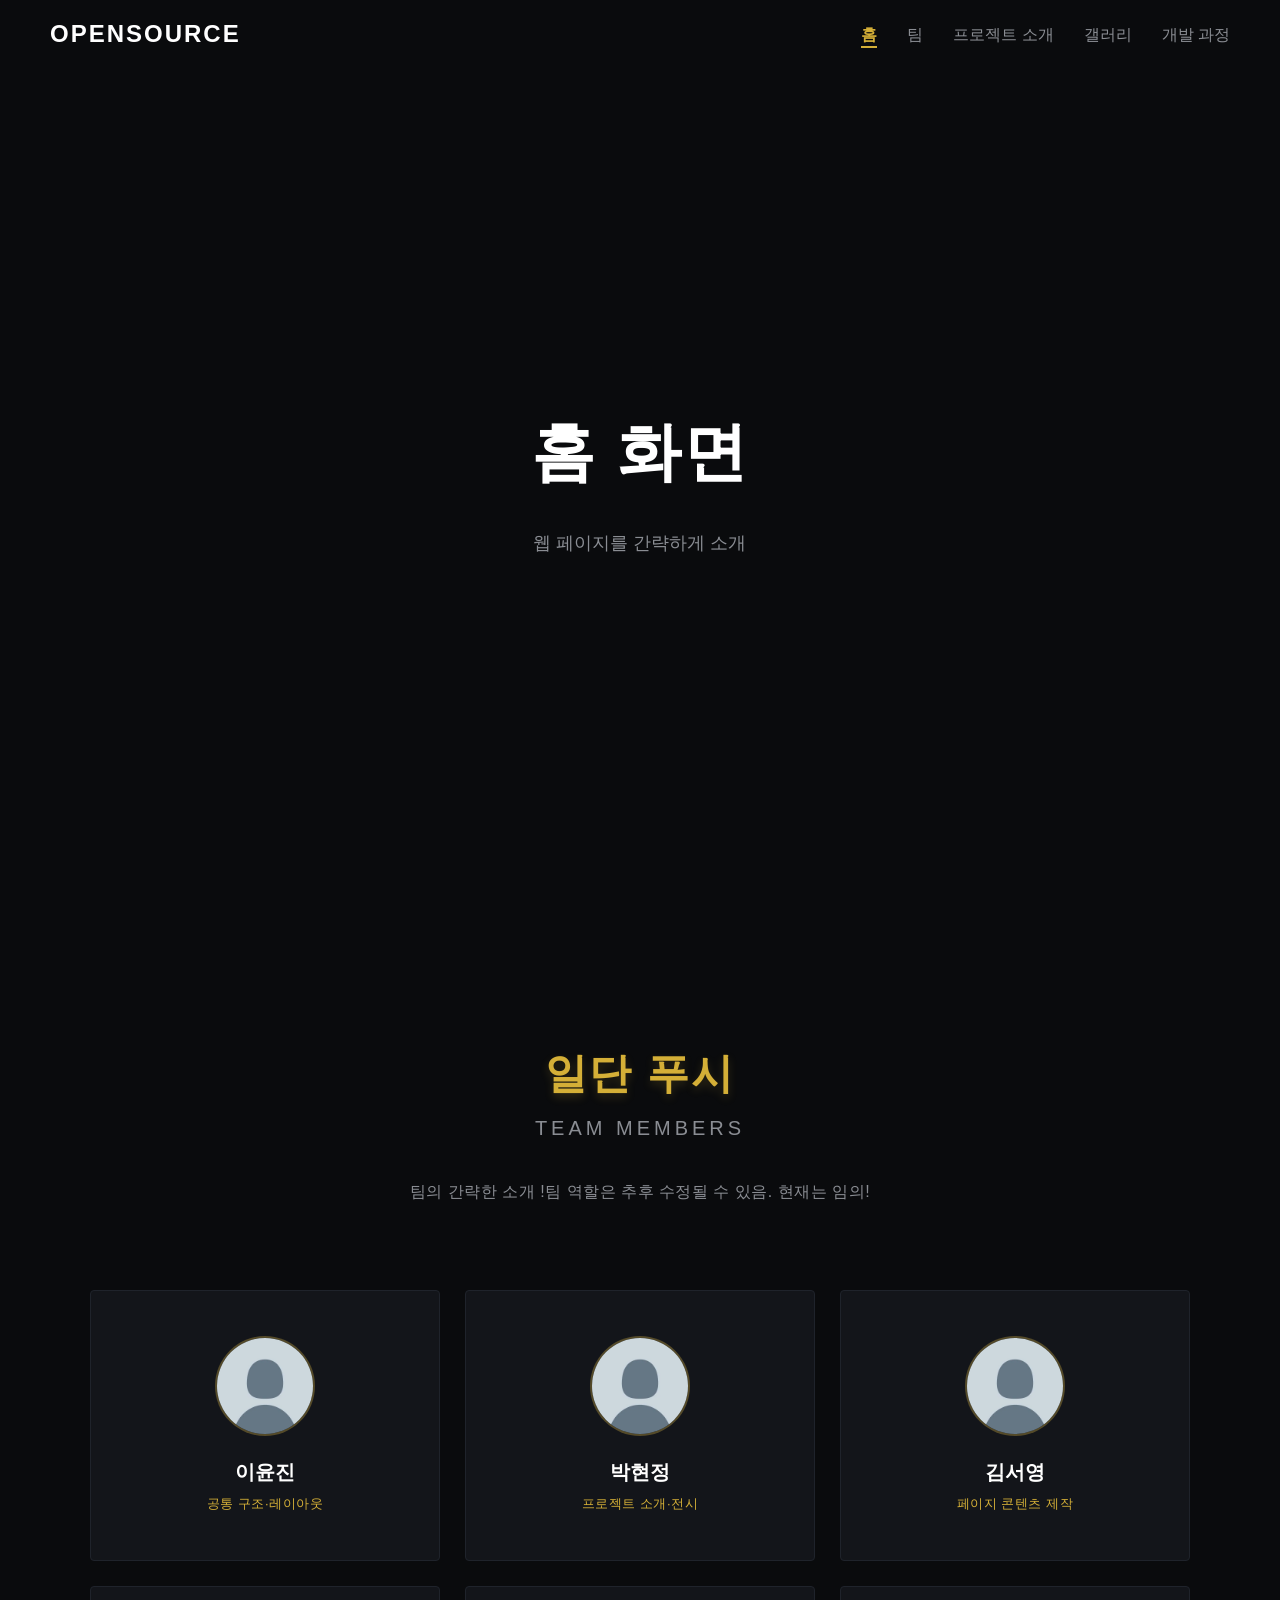
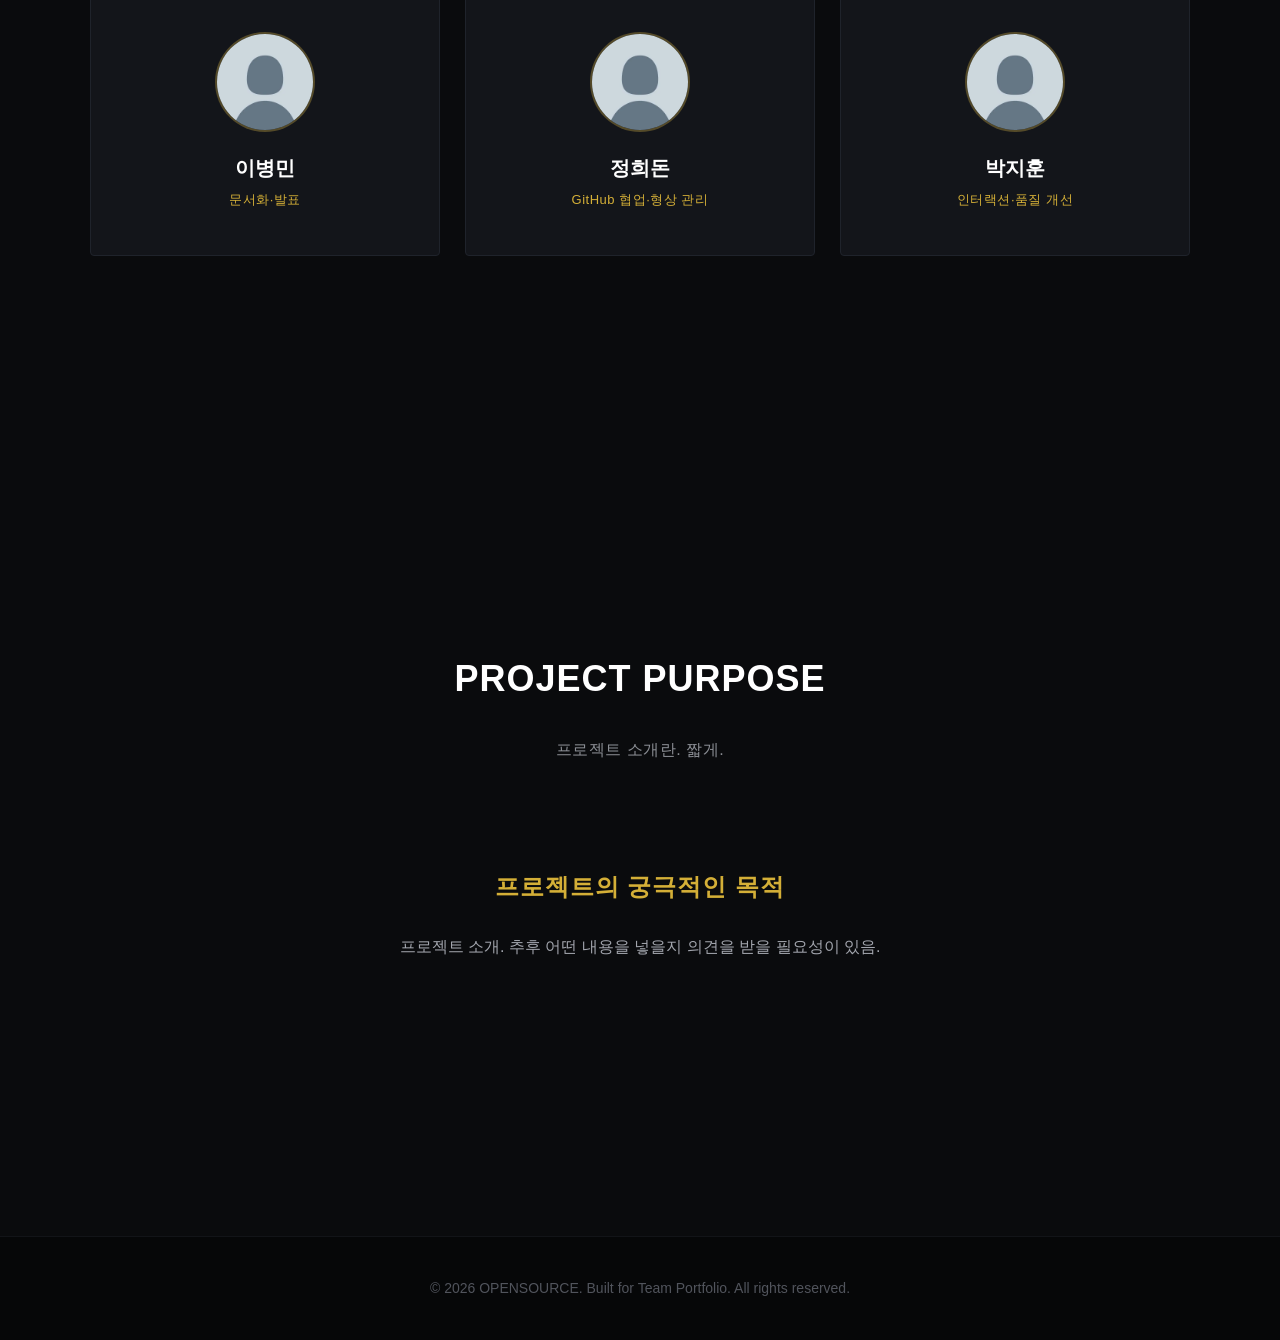
<file: page.html>
<!DOCTYPE html>
<html lang="ko">
<head>
    <meta charset="UTF-8">
    <meta name="viewport" content="width=device-width, initial-scale=1.0">
    <title>일단 푸시 Team Portfolio</title>
    <link rel="stylesheet" href="page.css">
</head>
<body>

    <!-- 상단 고정 헤더 -->
    <header id="main-header">
        <a href="#home" class="logo-link">
            <div class="logo">OPENSOURCE</div>
        </a>
        <nav>
            <ul>
                <!-- 같은 페이지 이동 메뉴 -->
                <li><a href="#home" class="nav-link active">홈</a></li>
                <li><a href="#team" class="nav-link">팀</a></li>
                <li><a href="#project" class="nav-link">프로젝트 소개</a></li>
                <!-- 다른 페이지 이동 메뉴 -->
                <li><a href="gallery.html">갤러리</a></li>
                <li><a href="process.html">개발 과정</a></li>
            </ul>
        </nav>
    </header>

    <!-- 홈 섹션 -->
    <section id="home">
        <div class="hero-content">
            <h1>홈 화면</h1>
            <p>웹 페이지를 간략하게 소개</p>
        </div>
    </section>

    <!-- 팀 소개 섹션 -->
    <section id="team">
        <span class="team-brand">일단 푸시</span>
        <h2 class="section-title">TEAM MEMBERS</h2>
        <p class="section-desc">팀의 간략한 소개 !팀 역할은 추후 수정될 수 있음. 현재는 임의!</p>
        
        <div class="team-grid">
            <!-- 1번 팀원 -->
            <div class="team-card">
                <div class="member-avatar">
                    <img src="img/TqAc5tV7B-Jon4rFhLPMLG_tFVBqPuIcpa9gakSk6mkTLwP-J3RTKNYezQJJ2XDpJKjO4UvQ-_wqEQyaGtWnaKTAktzK8Jzt_gEs2-T8VQGL82gMuM_CixctR4n5XRSIZhz93WqYK-uMx1APax8y5g.webp" alt="김대표 프로필">
                </div>
                <div class="member-name">이윤진</div>
                <div class="member-role">공통 구조·레이아웃</div>
            </div>
            <!-- 2번 팀원 -->
            <div class="team-card">
                <div class="member-avatar">
                    <img src="img/TqAc5tV7B-Jon4rFhLPMLG_tFVBqPuIcpa9gakSk6mkTLwP-J3RTKNYezQJJ2XDpJKjO4UvQ-_wqEQyaGtWnaKTAktzK8Jzt_gEs2-T8VQGL82gMuM_CixctR4n5XRSIZhz93WqYK-uMx1APax8y5g.webp" alt="이개발 프로필">
                </div>
                <div class="member-name">박현정</div>
                <div class="member-role">프로젝트 소개·전시</div>
            </div>
            <!-- 3번 팀원 -->
            <div class="team-card">
                <div class="member-avatar">
                    <img src="img/TqAc5tV7B-Jon4rFhLPMLG_tFVBqPuIcpa9gakSk6mkTLwP-J3RTKNYezQJJ2XDpJKjO4UvQ-_wqEQyaGtWnaKTAktzK8Jzt_gEs2-T8VQGL82gMuM_CixctR4n5XRSIZhz93WqYK-uMx1APax8y5g.webp" alt="박디자인 프로필">
                </div>
                <div class="member-name">김서영</div>
                <div class="member-role">페이지 콘텐츠 제작</div>
            </div>
            <!-- 4번 팀원 -->
            <div class="team-card">
                <div class="member-avatar">
                    <img src="img/TqAc5tV7B-Jon4rFhLPMLG_tFVBqPuIcpa9gakSk6mkTLwP-J3RTKNYezQJJ2XDpJKjO4UvQ-_wqEQyaGtWnaKTAktzK8Jzt_gEs2-T8VQGL82gMuM_CixctR4n5XRSIZhz93WqYK-uMx1APax8y5g.webp" alt="최프론트 프로필">
                </div>
                <div class="member-name">이병민</div>
                <div class="member-role">문서화·발표</div>
            </div>
            <!-- 5번 팀원 -->
            <div class="team-card">
                <div class="member-avatar">
                    <img src="img/TqAc5tV7B-Jon4rFhLPMLG_tFVBqPuIcpa9gakSk6mkTLwP-J3RTKNYezQJJ2XDpJKjO4UvQ-_wqEQyaGtWnaKTAktzK8Jzt_gEs2-T8VQGL82gMuM_CixctR4n5XRSIZhz93WqYK-uMx1APax8y5g.webp" alt="정QA 프로필">
                </div>
                <div class="member-name">정희돈</div>
                <div class="member-role">GitHub 협업·형상 관리</div>
            </div>
            <!-- 6번 팀원 -->
            <div class="team-card">
                <div class="member-avatar">
                    <img src="img/TqAc5tV7B-Jon4rFhLPMLG_tFVBqPuIcpa9gakSk6mkTLwP-J3RTKNYezQJJ2XDpJKjO4UvQ-_wqEQyaGtWnaKTAktzK8Jzt_gEs2-T8VQGL82gMuM_CixctR4n5XRSIZhz93WqYK-uMx1APax8y5g.webp" alt="강데브 프로필">
                </div>
                <div class="member-name">박지훈</div>
                <div class="member-role">인터랙션·품질 개선</div>
            </div>
        </div>
    </section>

    <!-- 프로젝트 소개 섹션 -->
    <section id="project">
        <h2 class="section-title">PROJECT PURPOSE</h2>
        <p class="section-desc">프로젝트 소개란. 짧게.</p>
        
        <div class="project-text-content">
            <p class="purpose-highlight">프로젝트의 궁극적인 목적</p>
            <p class="purpose-detail">
                프로젝트 소개. 추후 어떤 내용을 넣을지 의견을 받을 필요성이 있음.
            </p>
        </div>
    </section>

    <footer>
        <p>© 2026 OPENSOURCE. Built for Team Portfolio. All rights reserved.</p>
    </footer>

    <script src="page.js"></script>
</body>
</html>
</file>
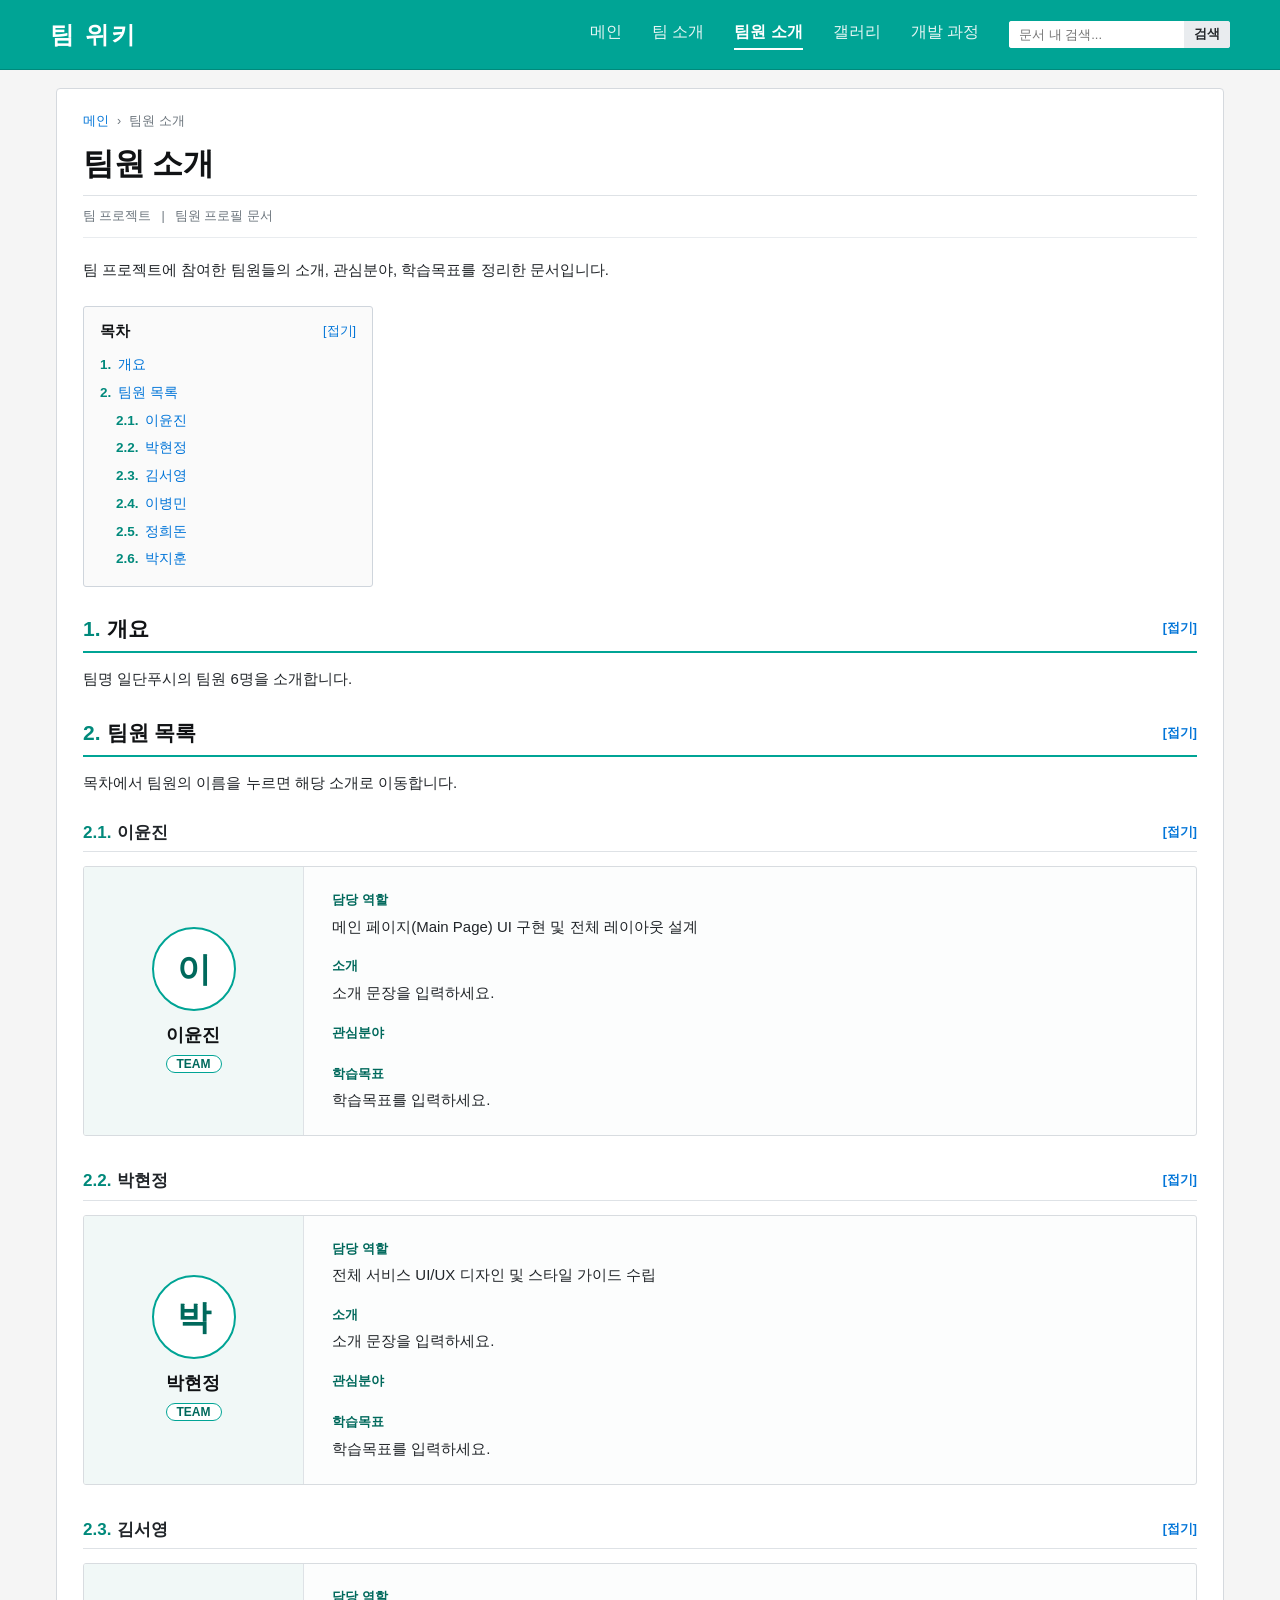
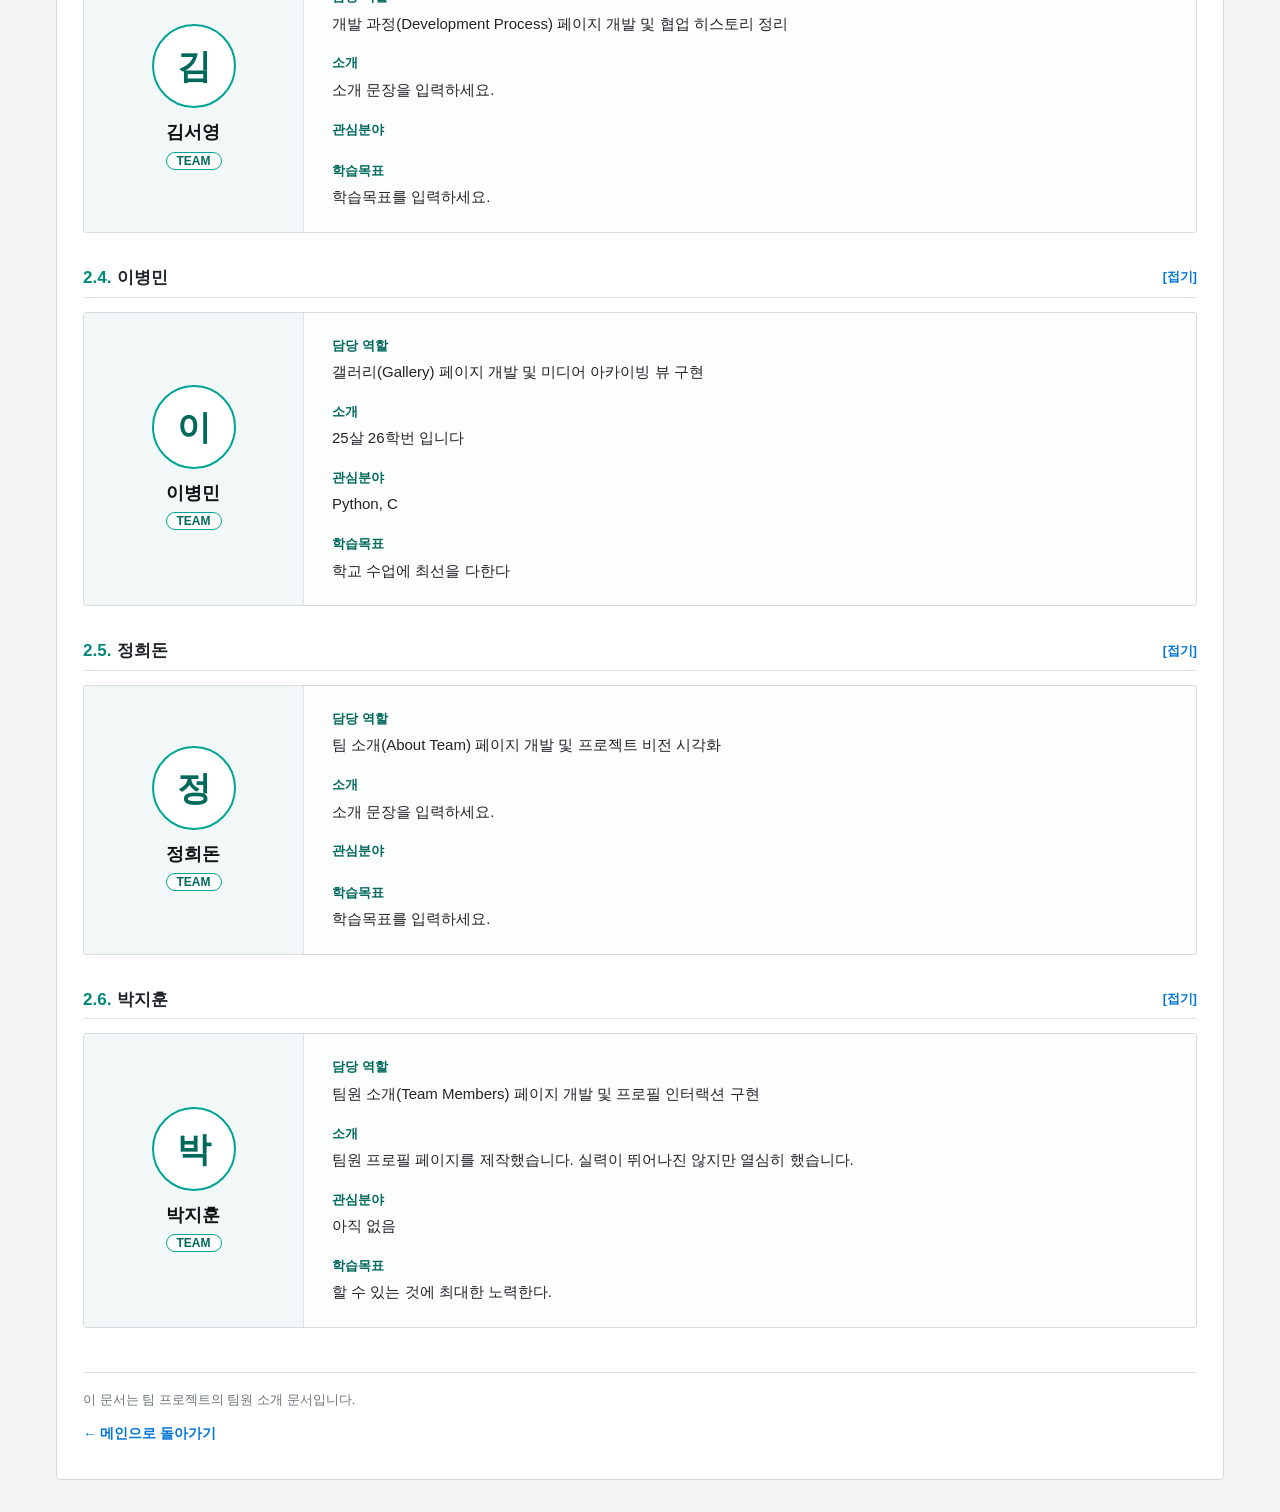
<file: team.html>
<!doctype html>
<html lang="ko">
  <head>
    <meta charset="UTF-8" />
    <meta name="viewport" content="width=device-width, initial-scale=1.0" />
    <title>팀원 소개 - 팀 위키</title>
    <link rel="stylesheet" href="./team.css" />
    <link rel="stylesheet" href="./profiles.css" />
  </head>
  <body>
    <header class="top-bar">
      <nav class="nav-container" aria-label="주 메뉴">
        <a href="./index.html" class="logo">팀 위키</a>

        <div class="top-menu">
          <a href="./index.html">메인</a>
          <a href="./about.html">팀 소개</a>
          <a href="./team.html" aria-current="page">팀원 소개</a>
          <a href="./gallery.html">갤러리</a>
          <a href="./process.html">개발 과정</a>
        </div>

        <form class="search-form" id="search-form" role="search">
          <input
            type="search"
            id="search-input"
            placeholder="문서 내 검색..."
            autocomplete="off"
          />
          <button type="submit" aria-label="검색">검색</button>
        </form>
      </nav>
    </header>

    <main id="team-page" class="wiki-container">
      <article class="wiki-article">
        <div class="breadcrumb">
          <a href="./index.html">메인</a>
          <span>›</span>
          <span>팀원 소개</span>
        </div>

        <h1 class="document-title">팀원 소개</h1>

        <div class="document-info">
          팀 프로젝트
          <span>|</span>
          팀원 프로필 문서
        </div>

        <p class="intro">
          팀 프로젝트에 참여한 팀원들의 소개, 관심분야, 학습목표를 정리한
          문서입니다.
        </p>

        <nav class="toc" aria-label="목차">
          <div class="toc-header"><h2 class="toc-title">목차</h2><button type="button" class="toc-toggle" id="toc-toggle" aria-controls="toc-list" aria-expanded="true">[접기]</button></div>

          <ol class="toc-list" id="toc-list">
            <li>
              <a href="#overview"
                ><span class="section-number">1.</span> 개요</a
              >
            </li>

            <li>
              <a href="#members"
                ><span class="section-number">2.</span> 팀원 목록</a
              >

              <ol>
                <li>
                  <a href="#member1"
                    ><span class="section-number">2.1.</span> 이윤진</a
                  >
                </li>
                <li>
                  <a href="#member2"
                    ><span class="section-number">2.2.</span> 박현정</a
                  >
                </li>
                <li>
                  <a href="#member3"
                    ><span class="section-number">2.3.</span> 김서영</a
                  >
                </li>
                <li>
                  <a href="#member4"
                    ><span class="section-number">2.4.</span> 이병민</a
                  >
                </li>
                <li>
                  <a href="#member5"
                    ><span class="section-number">2.5.</span> 정희돈</a
                  >
                </li>
                <li>
                  <a href="#member6"
                    ><span class="section-number">2.6.</span> 박지훈</a
                  >
                </li>
              </ol>
            </li>
          </ol>
        </nav>

        <section id="overview" class="team-section">
          <h2 class="section-title"><a href="#overview">1.</a> 개요 <button type="button" class="fold-btn" data-target="body-overview" aria-controls="body-overview" aria-expanded="true">[접기]</button></h2>
<div class="section-body" id="body-overview">
          <p>팀명 일단푸시의 팀원 6명을 소개합니다.</p>
        </div>
</section>

        <section id="members" class="team-section">
          <h2 class="section-title"><a href="#members">2.</a> 팀원 목록 <button type="button" class="fold-btn" data-target="body-members" aria-controls="body-members" aria-expanded="true">[접기]</button></h2>
<div class="section-body" id="body-members">
          <p>목차에서 팀원의 이름을 누르면 해당 소개로 이동합니다.</p>

          <section id="member1" class="member-section">
            <h3 class="member-title"><a href="#member1">2.1.</a> 이윤진 <button type="button" class="fold-btn" data-target="body-member1" aria-controls="body-member1" aria-expanded="true">[접기]</button></h3>
<div class="section-body" id="body-member1">

            <article class="member-card">
              <div class="member-thumb">
                <div class="member-avatar">이</div>
                <div>
                  <p class="member-name">이윤진</p>
                  <span class="member-badge">TEAM</span>
                </div>
              </div>
              <div class="member-info">
                <div class="info-block">
                  <h4>담당 역할</h4>
                  <p>메인 페이지(Main Page) UI 구현 및 전체 레이아웃 설계</p>
                </div>
                <div class="info-block">
                  <h4>소개</h4>
                  <p>소개 문장을 입력하세요.</p>
                </div>
                <div class="info-block">
                  <h4>관심분야</h4>
                  <ul class="tag-list"></ul>
                </div>
                <div class="info-block">
                  <h4>학습목표</h4>
                  <p>학습목표를 입력하세요.</p>
                </div>
              </div>
            </article>
          </div>
</section>

          <section id="member2" class="member-section">
            <h3 class="member-title"><a href="#member2">2.2.</a> 박현정 <button type="button" class="fold-btn" data-target="body-member2" aria-controls="body-member2" aria-expanded="true">[접기]</button></h3>
<div class="section-body" id="body-member2">

            <article class="member-card">
              <div class="member-thumb">
                <div class="member-avatar">박</div>
                <div>
                  <p class="member-name">박현정</p>
                  <span class="member-badge">TEAM</span>
                </div>
              </div>
              <div class="member-info">
                <div class="info-block">
                  <h4>담당 역할</h4>
                  <p>전체 서비스 UI/UX 디자인 및 스타일 가이드 수립</p>
                </div>
                <div class="info-block">
                  <h4>소개</h4>
                  <p>소개 문장을 입력하세요.</p>
                </div>
                <div class="info-block">
                  <h4>관심분야</h4>
                  <ul class="tag-list"></ul>
                </div>
                <div class="info-block">
                  <h4>학습목표</h4>
                  <p>학습목표를 입력하세요.</p>
                </div>
              </div>
            </article>
          </div>
</section>

          <section id="member3" class="member-section">
            <h3 class="member-title"><a href="#member3">2.3.</a> 김서영 <button type="button" class="fold-btn" data-target="body-member3" aria-controls="body-member3" aria-expanded="true">[접기]</button></h3>
<div class="section-body" id="body-member3">

            <article class="member-card">
              <div class="member-thumb">
                <div class="member-avatar">김</div>
                <div>
                  <p class="member-name">김서영</p>
                  <span class="member-badge">TEAM</span>
                </div>
              </div>
              <div class="member-info">
                <div class="info-block">
                  <h4>담당 역할</h4>
                  <p>개발 과정(Development Process) 페이지 개발 및 협업 히스토리 정리</p>
                </div>
                <div class="info-block">
                  <h4>소개</h4>
                  <p>소개 문장을 입력하세요.</p>
                </div>
                <div class="info-block">
                  <h4>관심분야</h4>
                  <ul class="tag-list"></ul>
                </div>
                <div class="info-block">
                  <h4>학습목표</h4>
                  <p>학습목표를 입력하세요.</p>
                </div>
              </div>
            </article>
          </div>
</section>

          <section id="member4" class="member-section">
            <h3 class="member-title"><a href="#member4">2.4.</a> 이병민 <button type="button" class="fold-btn" data-target="body-member4" aria-controls="body-member4" aria-expanded="true">[접기]</button></h3>
<div class="section-body" id="body-member4">

            <article class="member-card">
              <div class="member-thumb">
                <div class="member-avatar">이</div>
                <div>
                  <p class="member-name">이병민</p>
                  <span class="member-badge">TEAM</span>
                </div>
              </div>
              <div class="member-info">
                <div class="info-block">
                  <h4>담당 역할</h4>
                  <p>갤러리(Gallery) 페이지 개발 및 미디어 아카이빙 뷰 구현</p>
                </div>
                <div class="info-block">
                  <h4>소개</h4>
                  <p>25살 26학번 입니다</p>
                </div>
                <div class="info-block">
                  <h4>관심분야</h4>
                  <p>Python, C</p>
                  <ul class="tag-list"></ul>
                </div>
                <div class="info-block">
                  <h4>학습목표</h4>
                  <p>학교 수업에 최선을 다한다</p>
                </div>
              </div>
            </article>
          </div>
</section>

          <section id="member5" class="member-section">
            <h3 class="member-title"><a href="#member5">2.5.</a> 정희돈 <button type="button" class="fold-btn" data-target="body-member5" aria-controls="body-member5" aria-expanded="true">[접기]</button></h3>
<div class="section-body" id="body-member5">

            <article class="member-card">
              <div class="member-thumb">
                <div class="member-avatar">정</div>
                <div>
                  <p class="member-name">정희돈</p>
                  <span class="member-badge">TEAM</span>
                </div>
              </div>
              <div class="member-info">
                <div class="info-block">
                  <h4>담당 역할</h4>
                  <p>팀 소개(About Team) 페이지 개발 및 프로젝트 비전 시각화</p>
                </div>
                <div class="info-block">
                  <h4>소개</h4>
                  <p>소개 문장을 입력하세요.</p>
                </div>
                <div class="info-block">
                  <h4>관심분야</h4>
                  <ul class="tag-list"></ul>
                </div>
                <div class="info-block">
                  <h4>학습목표</h4>
                  <p>학습목표를 입력하세요.</p>
                </div>
              </div>
            </article>
          </div>
</section>

          <section id="member6" class="member-section">
            <h3 class="member-title"><a href="#member6">2.6.</a> 박지훈 <button type="button" class="fold-btn" data-target="body-member6" aria-controls="body-member6" aria-expanded="true">[접기]</button></h3>
<div class="section-body" id="body-member6">

            <article class="member-card">
              <div class="member-thumb">
                <div class="member-avatar">박</div>
                <div>
                  <p class="member-name">박지훈</p>
                  <span class="member-badge">TEAM</span>
                </div>
              </div>
              <div class="member-info">
                <div class="info-block">
                  <h4>담당 역할</h4>
                  <p>팀원 소개(Team Members) 페이지 개발 및 프로필 인터랙션 구현</p>
                </div>
                <div class="info-block">
                  <h4>소개</h4>
                  <p>
                    팀원 프로필 페이지를 제작했습니다. 실력이 뛰어나진 않지만
                    열심히 했습니다.
                  </p>
                </div>
                <div class="info-block">
                  <h4>관심분야</h4>
                  <p>아직 없음</p>
                  <ul class="tag-list"></ul>
                </div>
                <div class="info-block">
                  <h4>학습목표</h4>
                  <p>할 수 있는 것에 최대한 노력한다.</p>
                </div>
              </div>
            </article>
          </div>
</section>
        </div>
</section>

        <footer id="site-footer" class="document-footer">
          <p>이 문서는 팀 프로젝트의 팀원 소개 문서입니다.</p>

          <a href="./index.html" class="back-link">← 메인으로 돌아가기</a>
        </footer>
      </article>
    </main>

    <script src="./team.js"></script>
  </body>
</html>
</file>
<file: page.css>
/* 기본 스타일 초기화 */
* {
    margin: 0;
    padding: 0;
    box-sizing: border-box;
}
html {
    scroll-behavior: smooth;
    font-family: 'Apple SD Gothic Neo', 'Malgun Gothic', sans-serif;
    background-color: #0a0b0d; /* 배경 검정색 */
    color: #e3e4e6;
}
body {
    line-height: 1.6;
}
a {
    text-decoration: none;
    color: inherit;
}

/* 상단 고정 헤더 */
header {
    position: fixed;
    top: 0;
    left: 0;
    width: 100%;
    height: 70px;
    background: rgba(10, 11, 13, 0);
    border-bottom: 1px solid rgba(212, 175, 55, 0);
    display: flex;
    justify-content: space-between;
    align-items: center;
    padding: 0 50px;
    z-index: 1000;
    transition: all 0.4s ease;
}

header.scrolled {
    background: rgba(10, 11, 13, 0.95);
    border-bottom: 1px solid rgba(212, 175, 55, 0.2);
    backdrop-filter: blur(10px);
}

.logo-link {
    display: inline-block;
}
.logo {
    font-size: 24px;
    font-weight: 800;
    color: #ffffff; 
    letter-spacing: 2px;
    transition: color 0.3s;
}
header.scrolled .logo {
    color: #d4af37;
}

nav ul {
    display: flex;
    list-style: none;
    gap: 30px;
}
nav ul li a {
    font-size: 16px;
    font-weight: 500;
    color: #8a8d93;
    position: relative;
    padding-bottom: 5px;
}


nav ul li a.active {
    color: #d4af37 !important;
    font-weight: 700;
}
nav ul li a.active::after {
    content: '';
    position: absolute;
    bottom: 0;
    left: 0;
    width: 100%;
    height: 2px;
    background-color: #d4af37;
}

/* 공통 섹션 스타일 */
section {
    padding: 140px 50px 80px 50px;
    min-height: 100vh;
    display: flex;
    flex-direction: column;
    justify-content: center;
    align-items: center;
    max-width: 1200px;
    margin: 0 auto;
}
.section-title {
    font-size: 36px;
    font-weight: 700;
    margin-bottom: 20px;
    color: #ffffff;
    letter-spacing: 1px;
    position: relative;
    padding-bottom: 10px;
}

.section-desc {
    font-size: 16px;
    color: #8a8d93;
    margin-bottom: 85px;
    text-align: center;
    max-width: 700px;
    letter-spacing: 0.5px;
}

/* 홈 섹션 */
#home {
    /* 홈 배경 이미지 */
    background: linear-gradient(rgba(10, 11, 13, 0.4), #0a0b0d), url('https://unsplash.com') no-repeat center center/cover;
    width: 100%;
    max-width: 100%;
}
.hero-content {
    text-align: center;
    max-width: 800px;
    padding: 0 20px;
}
.hero-content h1 {
    font-size: 64px; /* 큰 제목 크기 */
    font-weight: 900;
    color: #ffffff;
    margin-bottom: 24px;
    letter-spacing: 2px;
}
.hero-content p {
    font-size: 18px;
    color: #8a8d93;
    line-height: 1.8;
    word-break: keep-all;
}

/* 팀 소개 섹션 */
.team-brand {
    font-size: 42px;
    font-weight: 900;
    color: #d4af37;
    letter-spacing: 2px;
    margin-bottom: 5px;
    text-shadow: 0px 4px 10px rgba(212, 175, 55, 0.2);
}
#team .section-title {
    font-size: 20px;
    font-weight: 500;
    color: #8a8d93;
    letter-spacing: 4px;
    margin-bottom: 25px;
}

.team-grid {
    display: grid;
    grid-template-columns: repeat(auto-fit, minmax(280px, 1fr));
    gap: 25px;
    width: 100%;
}
.team-card {
    background: #13151a;
    border: 1px solid #1f232b;
    border-radius: 4px;
    padding: 45px 20px;
    text-align: center;
}

.member-avatar {
    width: 100px;
    height: 100px;
    border-radius: 50%;
    margin: 0 auto 20px auto;
    overflow: hidden;
    border: 2px solid rgba(212, 175, 55, 0.3);
    background: #1c1e24;
    display: flex;
    align-items: center;
    justify-content: center;
}
.member-avatar img {
    width: 100%;
    height: 100%;
    object-fit: cover;
    object-position: center;
}

.member-name {
    font-size: 20px;
    font-weight: 600;
    color: #ffffff;
    margin-bottom: 6px;
}
.member-role {
    font-size: 13px;
    color: #d4af37;
    font-weight: 500;
    letter-spacing: 0.5px;
}

/* 프로젝트 소개 섹션 */
.project-text-content {
    width: 100%;
    max-width: 800px;
    text-align: center;
    padding: 20px;
}
.purpose-highlight {
    font-size: 24px;
    font-weight: 700;
    color: #d4af37; /* 강조 금색 */
    margin-bottom: 25px;
    letter-spacing: 1px;
}
.purpose-detail {
    font-size: 16px;
    font-weight: 400;
    color: #a2a5ad;
    line-height: 2;
    word-break: keep-all;
}

/* 푸터 */
footer {
    background: #060708;
    padding: 40px 50px;
    text-align: center;
    border-top: 1px solid #121418;
    font-size: 14px;
    color: #51545c;
}

/* 모바일 화면 대응 */
@media (max-width: 768px) {
    header { padding: 0 20px; }
    nav ul { gap: 15px; }
    .hero-content h1 { font-size: 40px; }
    .section-desc { margin-bottom: 50px; }
    .purpose-highlight { font-size: 20px; }
    .purpose-detail { font-size: 14px; }
}
</file>
<file: team.css>
/* =========================
   기본 설정 (gallery.css 디자인 기준)
========================= */
:root {
  --header-bg: #00a495;
  --accent: #00a495;
  --accent-dark: #00897b;
  --accent-deep: #00695c;
  --accent-soft: #f1f8f7;
  --link: #0275d8;
  --page-bg: #f5f5f5;
  --paper-bg: #ffffff;
  --soft-bg: #fafafa;
  --border: #d5d9de;
  --line: #dee2e6;
  --text: #212529;
  --muted: #6c757d;
  --title: #111315;
}

* {
  box-sizing: border-box;
}

html {
  scroll-behavior: smooth;
  scroll-padding-top: 84px;
  font-family:
    "Apple SD Gothic Neo", "Malgun Gothic", "Noto Sans KR", sans-serif;
  background-color: var(--page-bg);
  color: var(--text);
}

body {
  margin: 0;
  background: var(--page-bg);
  color: var(--text);
  font-size: 15px;
  line-height: 1.65;
}

a {
  color: var(--link);
  text-decoration: none;
}

a:hover {
  text-decoration: underline;
}

a:focus-visible {
  outline: 2px solid var(--accent);
  outline-offset: 4px;
}

/* =========================
   상단 바
========================= */
.top-bar {
  position: sticky;
  top: 0;
  z-index: 1000;
  height: 70px;
  background: var(--header-bg);
  border-bottom: 1px solid var(--accent-dark);
}

.nav-container {
  display: flex;
  align-items: center;
  gap: 30px;
  width: 100%;
  height: 100%;
  padding: 0 50px;
}

.logo {
  color: #ffffff;
  font-size: 24px;
  font-weight: 800;
  letter-spacing: 2px;
  white-space: nowrap;
}

.logo:hover {
  color: #ffffff;
  text-decoration: none;
}

.top-menu {
  display: flex;
  align-items: center;
  gap: 30px;
  margin-left: auto;
}

.top-menu a {
  position: relative;
  padding-bottom: 5px;
  color: rgba(255, 255, 255, 0.9);
  font-size: 16px;
  font-weight: 500;
  white-space: nowrap;
  transition: color 0.3s;
}

.top-menu a:hover {
  color: #ffffff;
  text-decoration: none;
}

.top-menu a[aria-current="page"] {
  color: #ffffff;
  font-weight: 700;
}

.top-menu a[aria-current="page"]::after {
  content: "";
  position: absolute;
  bottom: 0;
  left: 0;
  width: 100%;
  height: 2px;
  background: #ffffff;
}

/* 문서 내 검색 */
.search-form {
  display: flex;
  background: #ffffff;
  border-radius: 3px;
  overflow: hidden;
}

.search-form input {
  width: 175px;
  padding: 5px 10px;
  border: none;
  outline: none;
  color: var(--text);
  font-size: 13px;
}

.search-form button {
  padding: 5px 10px;
  border: none;
  background: #e9ecef;
  color: var(--text);
  font-size: 12.5px;
  font-weight: 700;
  cursor: pointer;
}

.search-form button:hover {
  background: var(--line);
}

/* 검색 결과 표시: 초록(#00a495)의 보색 #ff5b6a, 투명도 30% */
mark.search-mark {
  padding: 0 2px;
  border-radius: 2px;
  background-color: rgba(255, 91, 106, 0.3);
  color: var(--title);
}

/* =========================
   가운데 흰색 문서
========================= */
.wiki-container {
  max-width: 1200px;
  margin: 18px auto 32px;
  padding: 0 16px;
}

.wiki-article {
  padding: 22px 26px 34px;
  background: var(--paper-bg);
  border: 1px solid var(--border);
  border-radius: 4px;
}

.breadcrumb {
  display: flex;
  flex-wrap: wrap;
  gap: 8px;
  margin-bottom: 10px;
  color: var(--muted);
  font-size: 12.5px;
}

.document-title {
  margin: 0;
  padding-bottom: 10px;
  border-bottom: 1px solid var(--line);
  color: var(--title);
  font-size: 31px;
  line-height: 1.4;
  font-weight: 800;
  letter-spacing: -0.5px;
}

.document-info {
  display: flex;
  flex-wrap: wrap;
  gap: 10px;
  padding: 10px 0;
  border-bottom: 1px solid #e9ecef;
  color: var(--muted);
  font-size: 12.5px;
}

.intro {
  margin: 20px 0 24px;
}

/* =========================
   목차
========================= */
.toc {
  width: fit-content;
  min-width: 290px;
  max-width: 100%;
  margin-bottom: 24px;
  padding: 12px 16px;
  background: var(--soft-bg);
  border: 1px solid #cfd5dc;
  border-radius: 3px;
}

.toc-title {
  margin: 0 0 8px;
  color: var(--title);
  font-size: 15px;
  font-weight: 800;
}

.toc-list,
.toc-list ol {
  margin: 0;
  padding: 0;
  list-style: none;
}

.toc-list ol {
  padding-left: 16px;
}

.toc-list li {
  margin: 3px 0;
}

.toc-list a {
  font-size: 13.5px;
}

.section-number {
  margin-right: 3px;
  color: var(--accent-dark);
  font-weight: 700;
}

/* =========================
   본문 제목과 구분선
========================= */
.section-title {
  margin: 26px 0 14px;
  padding-bottom: 6px;
  border-bottom: 2px solid var(--accent);
  color: var(--title);
  font-size: 21px;
  line-height: 1.5;
  font-weight: 800;
}

.section-title a {
  color: var(--accent-dark);
}

.wiki-article p {
  overflow-wrap: anywhere;
}

.team-section > .section-body > p {
  margin: 0 0 18px;
}

/* =========================
   팀원 소개 카드
========================= */
.member-section {
  margin: 24px 0 32px;
}

.member-title {
  margin: 0 0 14px;
  padding-bottom: 6px;
  border-bottom: 1px solid var(--line);
  color: var(--text);
  font-size: 17px;
  line-height: 1.5;
  font-weight: 700;
}

.member-title a {
  color: var(--accent-dark);
}

/* =========================
   문서 하단
========================= */
.document-footer {
  margin-top: 44px;
  padding-top: 16px;
  border-top: 1px solid var(--line);
  color: var(--muted);
  font-size: 13px;
}

.document-footer p {
  margin: 0 0 12px;
}

.back-link {
  font-size: 13.5px;
  font-weight: 600;
}

/* =========================
   화면이 좁을 때
========================= */
@media (max-width: 860px) {
  .top-bar {
    height: auto;
  }

  .nav-container {
    flex-wrap: wrap;
    gap: 8px 20px;
    padding: 10px 20px;
  }

  .top-menu {
    gap: 18px;
    flex-wrap: wrap;
  }
}

@media (max-width: 600px) {
  .logo {
    font-size: 22px;
  }

  .search-form input {
    width: 125px;
  }

  .wiki-article {
    padding: 16px 14px 28px;
  }

  .document-title {
    font-size: 25px;
  }

  .section-title {
    font-size: 19px;
  }

  .toc {
    min-width: 0;
  }

  .member-title {
    font-size: 16px;
  }
}

/* 목차 및 문단 접기·펼치기 (about.css 디자인 기준) */
.toc-header { display: flex; align-items: center; justify-content: space-between; gap: 18px; margin-bottom: 8px; }
.toc-header .toc-title { margin: 0; }
.wiki-article .section-title, .wiki-article .member-title { display: flex; align-items: center; gap: 6px; }
.wiki-article .toc-toggle, .wiki-article .fold-btn { padding: 0; border: none; border-radius: 0; background: none; color: var(--link); font-size: 12.5px; font-weight: 400; cursor: pointer; white-space: nowrap; }
.wiki-article .fold-btn { margin-left: auto; font-weight: 600; flex-shrink: 0; }
.wiki-article .toc-toggle:hover, .wiki-article .fold-btn:hover { background: none; text-decoration: underline; }
.wiki-article .toc-toggle:focus-visible, .wiki-article .fold-btn:focus-visible { outline: 2px solid var(--link); outline-offset: 3px; }
.wiki-article [hidden] { display: none !important; }
.wiki-article section { scroll-margin-top: 84px; }
</file>
<file: profiles.css>
/* 메인과 팀원 소개에서 함께 사용하는 프로필 카드 */
.member-card {
  display: grid;
  grid-template-columns: 220px 1fr;
  width: 100%;
  background: #fcfdfd;
  border: 1px solid #d8dce0;
  border-radius: 3px;
  overflow: hidden;
}

/* 왼쪽: 이름 첫 글자 아바타 (사진을 넣고 싶으면 img로 교체) */
.member-thumb {
  display: flex;
  flex-direction: column;
  align-items: center;
  justify-content: center;
  gap: 10px;
  padding: 24px 16px;
  background: var(--accent-soft, #f1f8f7);
  border-right: 1px solid var(--line, #dee2e6);
}

.member-avatar {
  display: flex;
  align-items: center;
  justify-content: center;
  width: 84px;
  height: 84px;
  border: 2px solid var(--accent, #00a495);
  border-radius: 50%;
  background: #ffffff;
  color: var(--accent-deep, #00695c);
  font-size: 34px;
  font-weight: 800;
}

.member-name {
  margin: 0;
  color: var(--title, #111315);
  font-size: 18px;
  font-weight: 800;
}

.member-badge {
  padding: 1px 10px;
  border: 1px solid var(--accent, #00a495);
  border-radius: 999px;
  background: #ffffff;
  color: var(--accent-deep, #00695c);
  font-size: 12px;
  font-weight: 700;
}

/* 오른쪽: 소개 / 관심분야 / 학습목표 */
.member-info {
  display: flex;
  flex-direction: column;
  justify-content: center;
  gap: 16px;
  padding: 22px 28px;
}

.info-block h4 {
  margin: 0 0 4px;
  color: var(--accent-deep, #00695c);
  font-size: 13px;
  font-weight: 800;
}

.info-block p {
  margin: 0;
  word-break: keep-all;
}

.tag-list {
  display: flex;
  flex-wrap: wrap;
  gap: 6px;
  margin: 0;
  padding: 0;
  list-style: none;
}

.tag-list li {
  padding: 1px 10px;
  border: 1px solid var(--accent, #00a495);
  border-radius: 999px;
  background: var(--accent-soft, #f1f8f7);
  color: var(--accent-deep, #00695c);
  font-size: 12.5px;
  font-weight: 600;
}

@media (max-width: 768px) {
  .member-card {
    grid-template-columns: 1fr;
  }

  .member-thumb {
    flex-direction: row;
    justify-content: flex-start;
    gap: 14px;
    padding: 16px 20px;
    border-right: none;
    border-bottom: 1px solid var(--line, #dee2e6);
  }

  .member-avatar {
    width: 56px;
    height: 56px;
    font-size: 24px;
  }

  .member-info {
    padding: 18px 20px 20px;
  }
}
</file>
